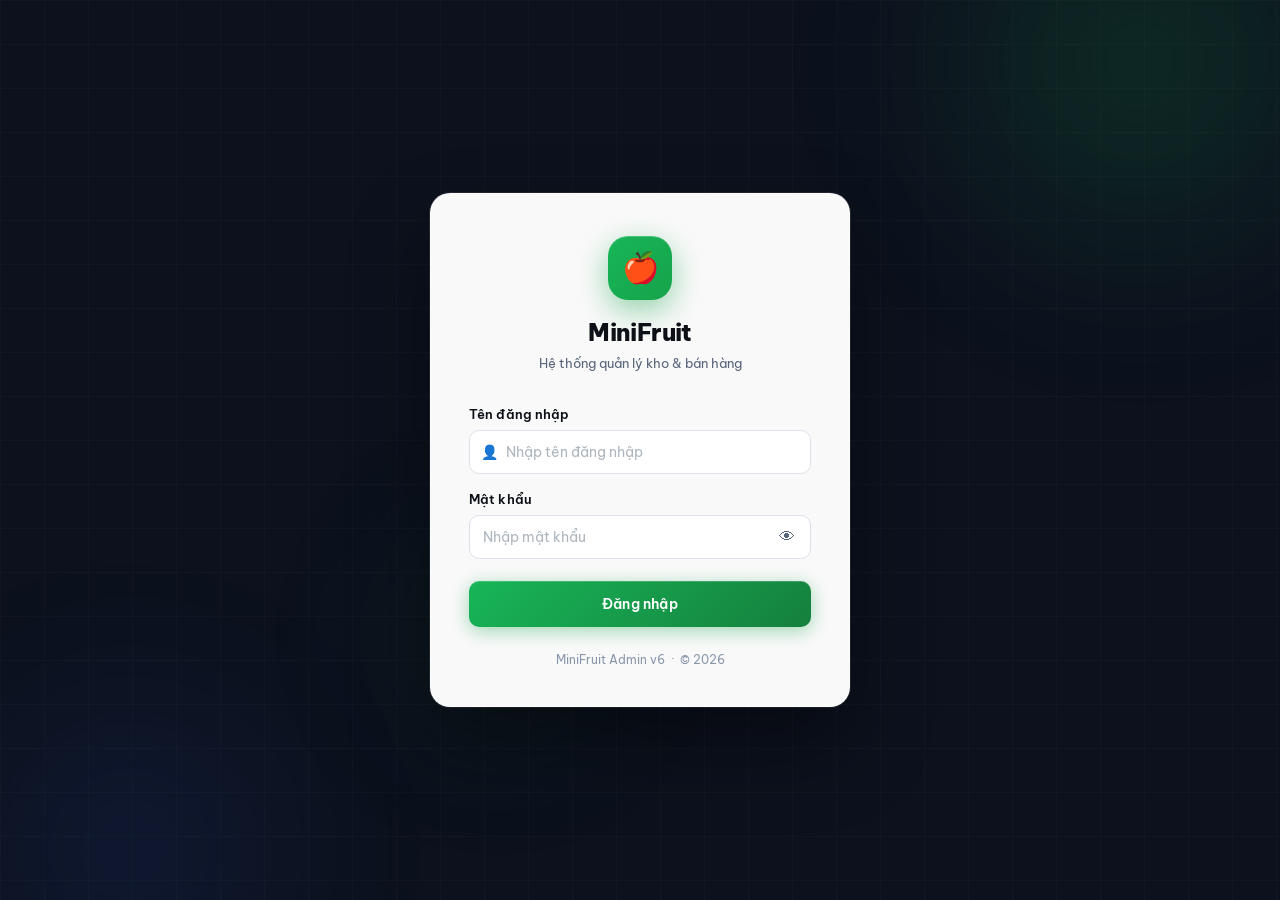
<file: index.html>
﻿<!DOCTYPE html>
<html lang="vi">
<head>
    <meta charset="UTF-8">
    <meta name="viewport" content="width=device-width, initial-scale=1.0">
    <title>MiniFruit — Đăng nhập</title>
    <link rel="icon" href="data:image/svg+xml,<svg xmlns='http://www.w3.org/2000/svg'><text y='32' font-size='32'>🍎</text></svg>">
    <link rel="stylesheet" href="css/style.css?v=6">
</head>
<body>
<div class="login-page">
    <!-- Animated background blobs -->
    <div class="login-blob"></div>
    <div class="login-blob"></div>
    <div class="login-blob"></div>

    <div class="login-card">
        <div class="login-logo">
            <div class="icon">🍎</div>
            <h1>MiniFruit</h1>
            <p>Hệ thống quản lý kho &amp; bán hàng</p>
        </div>

        <div class="alert alert-danger" id="error-msg"></div>

        <div class="form-group">
            <label class="form-label">Tên đăng nhập</label>
            <div class="input-group">
                <span class="input-icon">👤</span>
                <input class="form-control" type="text" id="username" placeholder="Nhập tên đăng nhập" autocomplete="username">
            </div>
        </div>

        <div class="form-group" style="margin-bottom:22px">
            <label class="form-label">Mật khẩu</label>
            <div class="password-wrapper">
                <input class="form-control" type="password" id="password" placeholder="Nhập mật khẩu" autocomplete="current-password" style="padding-right:42px">
                <button class="btn-pw-toggle" type="button" onclick="togglePassword()" id="pw-toggle" title="Hiện/ẩn mật khẩu">👁</button>
            </div>
        </div>

        <button class="btn btn-primary" style="width:100%" id="btn-login" onclick="doLogin()">
            Đăng nhập
        </button>

        <div class="login-footer">
            MiniFruit Admin v6 &nbsp;·&nbsp; © 2026
        </div>
    </div>
</div>

<script src="js/auth.js?v=6"></script>
<script>
    localStorage.setItem('loginUrl', window.location.href);
    if (localStorage.getItem('token')) window.location.href = 'dashboard.html';

    function togglePassword() {
        const pw = document.getElementById('password');
        const btn = document.getElementById('pw-toggle');
        if (pw.type === 'password') {
            pw.type = 'text';
            btn.textContent = '🙈';
        } else {
            pw.type = 'password';
            btn.textContent = '👁';
        }
    }

    async function doLogin() {
        const btn = document.getElementById('btn-login');
        const err = document.getElementById('error-msg');
        const username = document.getElementById('username').value.trim();
        const password = document.getElementById('password').value;

        err.classList.remove('show');

        if (!username || !password) {
            err.textContent = 'Vui lòng nhập đầy đủ thông tin';
            err.classList.add('show');
            return;
        }

        btn.innerHTML = '<span class="spinner"></span> Đang đăng nhập...';
        btn.disabled = true;

        try {
            const res = await fetch('https://minifruit-backend-production-3a79.up.railway.app/api/auth/login', {
                method: 'POST',
                headers: { 'Content-Type': 'application/json' },
                body: JSON.stringify({ username, password })
            });
            const data = await res.json();
            if (res.ok) {
                saveAuth(data);
                window.location.href = 'dashboard.html';
            } else {
                err.textContent = data.message || data || 'Sai tên đăng nhập hoặc mật khẩu';
                err.classList.add('show');
            }
        } catch (e) {
            err.textContent = 'Không kết nối được máy chủ. Vui lòng thử lại.';
            err.classList.add('show');
        }

        btn.innerHTML = 'Đăng nhập';
        btn.disabled = false;
    }

    document.addEventListener('keydown', e => {
        if (e.key === 'Enter') doLogin();
    });
</script>
</body>
</html>
</file>
<file: css/style.css>
@import url('https://fonts.googleapis.com/css2?family=Be+Vietnam+Pro:ital,wght@0,300;0,400;0,500;0,600;0,700;0,800;1,400&display=swap');

/* MiniFruit Web Admin v6 — UI Redesign 2026-05-05 */

/* ===== DESIGN TOKENS ===== */
:root {
    --primary:        #16a34a;
    --primary-dark:   #15803d;
    --primary-light:  #f0fdf4;
    --primary-glow:   rgba(22,163,74,0.22);
    --primary-100:    #dcfce7;
    --primary-200:    #bbf7d0;

    --sidebar-bg:     #0c111d;
    --sidebar-border: rgba(255,255,255,0.07);
    --sidebar-hover:  rgba(255,255,255,0.06);
    --sidebar-active: rgba(22,163,74,0.14);
    --sidebar-text:   #8b9ab4;
    --sidebar-width:  256px;

    --bg:             #f0f4f8;
    --card:           #ffffff;
    --text:           #0d1117;
    --text-muted:     #57647a;
    --text-light:     #8896ab;
    --border:         #dde2ea;
    --border-light:   #edf0f5;

    --danger:         #ef4444;
    --danger-light:   #fef2f2;
    --warning:        #f59e0b;
    --warning-light:  #fffbeb;
    --info:           #3b82f6;
    --info-light:     #eff6ff;
    --success-light:  #f0fdf4;

    --shadow-xs:   0 1px 2px rgba(13,17,23,0.06);
    --shadow-sm:   0 2px 8px rgba(13,17,23,0.08), 0 1px 3px rgba(13,17,23,0.05);
    --shadow-md:   0 8px 24px rgba(13,17,23,0.10), 0 3px 8px rgba(13,17,23,0.06);
    --shadow-lg:   0 20px 48px rgba(13,17,23,0.14), 0 6px 16px rgba(13,17,23,0.08);
    --shadow-card: 0 1px 3px rgba(13,17,23,0.07), 0 1px 2px rgba(13,17,23,0.04);
    --shadow-glow: 0 0 0 3px var(--primary-glow);

    --radius-sm:  6px;
    --radius-md:  10px;
    --radius-lg:  14px;
    --radius-xl:  20px;

    --transition: all 0.18s cubic-bezier(0.4,0,0.2,1);
}

/* ===== RESET ===== */
*, *::before, *::after { margin:0; padding:0; box-sizing:border-box; }
html { scroll-behavior: smooth; }
body {
    font-family: 'Be Vietnam Pro', system-ui, sans-serif;
    background: var(--bg);
    color: var(--text);
    font-size: 14px;
    line-height: 1.5;
    -webkit-font-smoothing: antialiased;
    -moz-osx-font-smoothing: grayscale;
}

/* ===== LAYOUT ===== */
.app-layout { display:flex; min-height:100vh; }

/* ===== SIDEBAR ===== */
.sidebar {
    width: var(--sidebar-width);
    background: var(--sidebar-bg);
    display: flex;
    flex-direction: column;
    position: fixed;
    height: 100vh;
    z-index: 100;
    border-right: 1px solid var(--sidebar-border);
    transition: transform 0.25s cubic-bezier(0.4,0,0.2,1);
    overflow: hidden;
}

/* Green accent line on top of sidebar */
.sidebar::before {
    content: '';
    position: absolute;
    top: 0; left: 0; right: 0;
    height: 2px;
    background: linear-gradient(90deg, transparent 0%, #22c55e 50%, transparent 100%);
    opacity: 0.7;
}

/* Logo */
.sidebar-logo {
    padding: 20px 18px 18px;
    border-bottom: 1px solid var(--sidebar-border);
    display: flex;
    align-items: center;
    gap: 12px;
    flex-shrink: 0;
}

.sidebar-logo .logo-icon {
    width: 36px; height: 36px;
    background: linear-gradient(135deg, #18b558, #16a34a);
    border-radius: 10px;
    display: flex; align-items: center; justify-content: center;
    font-size: 18px;
    box-shadow: 0 4px 14px rgba(22,163,74,0.45), inset 0 1px 0 rgba(255,255,255,0.18);
    flex-shrink: 0;
    transition: var(--transition);
}
.sidebar-logo:hover .logo-icon {
    transform: rotate(-6deg) scale(1.06);
    box-shadow: 0 6px 20px rgba(22,163,74,0.55);
}

.sidebar-logo span {
    color: #f1f5f9;
    font-size: 16px;
    font-weight: 800;
    letter-spacing: -0.5px;
}

.sidebar-logo .logo-badge {
    margin-left: auto;
    font-size: 10px;
    font-weight: 600;
    color: #3d4f6d;
    background: rgba(255,255,255,0.06);
    border: 1px solid rgba(255,255,255,0.08);
    padding: 2px 7px;
    border-radius: 4px;
    flex-shrink: 0;
}

/* Nav */
.sidebar-nav {
    flex: 1;
    padding: 12px 10px;
    overflow-y: auto;
    scrollbar-width: none;
}
.sidebar-nav::-webkit-scrollbar { display: none; }

.nav-item {
    display: flex;
    align-items: center;
    gap: 10px;
    padding: 9px 12px;
    border-radius: var(--radius-md);
    color: var(--sidebar-text);
    text-decoration: none;
    font-size: 13.5px;
    font-weight: 500;
    transition: var(--transition);
    margin-bottom: 2px;
    cursor: pointer;
    position: relative;
    user-select: none;
}

.nav-item:hover {
    background: var(--sidebar-hover);
    color: #c8d3e3;
}
.nav-item:hover .icon { transform: scale(1.12); }

.nav-item.active {
    background: var(--sidebar-active);
    color: #4ade80;
    font-weight: 600;
}

.nav-item.active::before {
    content: '';
    position: absolute;
    left: 0; top: 15%; height: 70%;
    width: 3px;
    background: linear-gradient(180deg, #4ade80, #16a34a);
    border-radius: 0 3px 3px 0;
}

.nav-item .icon {
    font-size: 16px;
    width: 22px;
    text-align: center;
    flex-shrink: 0;
    transition: transform 0.15s ease;
}

/* Sidebar footer */
.sidebar-footer {
    padding: 14px;
    border-top: 1px solid var(--sidebar-border);
    flex-shrink: 0;
}

.user-card {
    display: flex;
    align-items: center;
    gap: 10px;
    padding: 10px 12px;
    border-radius: var(--radius-md);
    background: rgba(255,255,255,0.04);
    border: 1px solid var(--sidebar-border);
    transition: var(--transition);
}
.user-card:hover { background: rgba(255,255,255,0.07); }

.user-avatar {
    width: 32px; height: 32px;
    background: linear-gradient(135deg, #16a34a, #22c55e);
    border-radius: 9px;
    display: flex; align-items: center; justify-content: center;
    color: #fff;
    font-weight: 700;
    font-size: 13px;
    flex-shrink: 0;
    box-shadow: 0 2px 8px rgba(22,163,74,0.40);
    text-transform: uppercase;
}

.user-info { flex:1; min-width:0; }
.user-name {
    color: #e2e8f0;
    font-size: 12.5px;
    font-weight: 600;
    white-space: nowrap;
    overflow: hidden;
    text-overflow: ellipsis;
}
.user-role {
    color: #3d4f6d;
    font-size: 10.5px;
    font-weight: 600;
    margin-top: 1px;
    text-transform: uppercase;
    letter-spacing: 0.4px;
}

.btn-logout {
    background: none; border: none;
    color: #3d4f6d; cursor: pointer;
    font-size: 15px; padding: 5px 6px;
    border-radius: var(--radius-sm);
    transition: var(--transition);
    line-height: 1; flex-shrink: 0;
}
.btn-logout:hover { color: #f87171; background: rgba(239,68,68,0.12); }

/* Sidebar overlay (mobile) */
.sidebar-overlay {
    display: none;
    position: fixed; inset: 0;
    background: rgba(0,0,0,0.55);
    z-index: 99;
    backdrop-filter: blur(2px);
    -webkit-backdrop-filter: blur(2px);
}
.sidebar-overlay.active { display: block; }

/* ===== MAIN CONTENT ===== */
.main-content {
    margin-left: var(--sidebar-width);
    flex: 1;
    display: flex;
    flex-direction: column;
    min-height: 100vh;
}

/* Mobile toggle */
.sidebar-toggle {
    display: none;
    background: none; border: none;
    color: var(--text); font-size: 20px;
    cursor: pointer; padding: 5px 7px;
    border-radius: var(--radius-sm);
    transition: var(--transition);
    line-height: 1;
}
.sidebar-toggle:hover { background: var(--bg); }

/* Topbar */
.topbar {
    background: rgba(255,255,255,0.96);
    backdrop-filter: blur(12px);
    -webkit-backdrop-filter: blur(12px);
    border-bottom: 1px solid var(--border);
    padding: 0 28px;
    height: 60px;
    display: flex; align-items: center; justify-content: space-between;
    position: sticky; top: 0; z-index: 50;
    box-shadow: 0 1px 0 var(--border), 0 2px 8px rgba(13,17,23,0.04);
    gap: 12px;
}

.topbar-left { display: flex; align-items: center; gap: 12px; min-width: 0; }

.topbar-title {
    font-size: 16px;
    font-weight: 700;
    color: var(--text);
    letter-spacing: -0.3px;
    white-space: nowrap;
}

.topbar-actions { display: flex; align-items: center; gap: 10px; flex-shrink: 0; }

/* Page content */
.page-content { padding: 26px 28px 48px; }

/* ===== CARDS ===== */
.card {
    background: var(--card);
    border-radius: var(--radius-lg);
    border: 1px solid var(--border);
    box-shadow: var(--shadow-card);
    overflow: hidden;
    transition: box-shadow 0.2s ease;
}
.card:hover { box-shadow: var(--shadow-sm); }

.card-header {
    padding: 16px 20px;
    border-bottom: 1px solid var(--border-light);
    display: flex; align-items: center; justify-content: space-between;
    gap: 12px;
    background: #fafbfc;
}

.card-title {
    font-size: 14px;
    font-weight: 700;
    color: var(--text);
    letter-spacing: -0.2px;
    display: flex;
    align-items: center;
    gap: 8px;
}

.card-icon {
    width: 28px; height: 28px;
    border-radius: 8px;
    display: flex; align-items: center; justify-content: center;
    font-size: 13px;
    background: var(--primary-light);
    flex-shrink: 0;
}

.card-body { padding: 20px; }

/* ===== STAT CARDS ===== */
.stats-grid {
    display: grid;
    grid-template-columns: repeat(4, 1fr);
    gap: 16px;
    margin-bottom: 22px;
}

.stat-card {
    background: var(--card);
    border-radius: var(--radius-lg);
    border: 1px solid var(--border);
    box-shadow: var(--shadow-card);
    display: flex;
    flex-direction: column;
    overflow: hidden;
    position: relative;
    cursor: default;
    transition: all 0.22s ease;
}
.stat-card:hover { transform: translateY(-3px); box-shadow: var(--shadow-md); }

/* Colored top accent */
.stat-card::before {
    content: '';
    position: absolute;
    top: 0; left: 0; right: 0;
    height: 3px;
    border-radius: var(--radius-lg) var(--radius-lg) 0 0;
    background: var(--stat-color, #16a34a);
}
.stat-card.green  { --stat-color: #16a34a; }
.stat-card.blue   { --stat-color: #2563eb; }
.stat-card.amber  { --stat-color: #d97706; }
.stat-card.red    { --stat-color: #dc2626; }

.stat-card-body {
    display: flex;
    align-items: flex-start;
    gap: 14px;
    padding: 20px;
    flex: 1;
}

.stat-icon {
    width: 46px; height: 46px;
    border-radius: 12px;
    display: flex; align-items: center; justify-content: center;
    font-size: 20px;
    flex-shrink: 0;
}
.stat-icon.green  { background: linear-gradient(135deg, #d1fae5, #a7f3d0); }
.stat-icon.blue   { background: linear-gradient(135deg, #dbeafe, #bfdbfe); }
.stat-icon.amber  { background: linear-gradient(135deg, #fef3c7, #fde68a); }
.stat-icon.red    { background: linear-gradient(135deg, #fee2e2, #fecaca); }

.stat-content { flex: 1; min-width: 0; }

.stat-value {
    font-size: 30px;
    font-weight: 800;
    color: var(--text);
    line-height: 1;
    margin-bottom: 5px;
    letter-spacing: -1px;
}

.stat-label {
    color: var(--text-muted);
    font-size: 12.5px;
    font-weight: 500;
}

.stat-footer {
    padding: 9px 20px;
    border-top: 1px solid var(--border-light);
    font-size: 11.5px;
    color: var(--text-light);
    background: #fafbfd;
}

/* ===== TABLE ===== */
.table-wrap { overflow-x: auto; -webkit-overflow-scrolling: touch; }

table { width: 100%; border-collapse: collapse; }

thead th {
    padding: 10px 16px;
    text-align: left;
    font-size: 11px;
    font-weight: 700;
    color: var(--text-light);
    text-transform: uppercase;
    letter-spacing: 0.8px;
    background: #f8fafc;
    border-bottom: 1px solid var(--border);
    white-space: nowrap;
}

tbody td {
    padding: 12px 16px;
    border-bottom: 1px solid #f3f6f9;
    font-size: 13.5px;
    color: var(--text);
    vertical-align: middle;
}

tbody tr { transition: background 0.1s; }
tbody tr:hover { background: #f5f8ff; }
tbody tr:last-child td { border-bottom: none; }

/* Code chip (for SKU, IDs, etc.) */
.code-chip {
    display: inline-block;
    background: #f1f5f9;
    border: 1px solid var(--border);
    border-radius: 5px;
    padding: 2px 8px;
    font-size: 11.5px;
    font-weight: 600;
    font-family: 'Courier New', monospace;
    color: #334155;
    letter-spacing: 0.3px;
}

/* ===== BUTTONS ===== */
.btn {
    display: inline-flex;
    align-items: center; gap: 7px;
    padding: 8px 16px;
    border-radius: var(--radius-md);
    font-size: 13.5px;
    font-weight: 600;
    cursor: pointer;
    border: none;
    transition: var(--transition);
    text-decoration: none;
    font-family: inherit;
    letter-spacing: -0.1px;
    white-space: nowrap;
}

.btn-primary {
    background: linear-gradient(135deg, #18b558, #16a34a);
    color: #fff;
    box-shadow: 0 2px 6px rgba(22,163,74,0.30), inset 0 1px 0 rgba(255,255,255,0.15);
}
.btn-primary:hover {
    background: linear-gradient(135deg, #16a34a, #14803b);
    box-shadow: 0 4px 16px rgba(22,163,74,0.42), inset 0 1px 0 rgba(255,255,255,0.15);
    transform: translateY(-1px);
}
.btn-primary:active { transform: translateY(0); box-shadow: 0 1px 4px rgba(22,163,74,0.25); }

.btn-danger {
    background: linear-gradient(135deg, #f66, #ef4444);
    color: #fff;
    box-shadow: 0 2px 6px rgba(239,68,68,0.25), inset 0 1px 0 rgba(255,255,255,0.12);
}
.btn-danger:hover {
    background: linear-gradient(135deg, #ef4444, #dc2626);
    box-shadow: 0 4px 14px rgba(239,68,68,0.38);
    transform: translateY(-1px);
}
.btn-danger:active { transform: translateY(0); }

.btn-outline {
    background: var(--card);
    border: 1.5px solid var(--border);
    color: var(--text-muted);
    box-shadow: var(--shadow-xs);
}
.btn-outline:hover {
    border-color: #94a3b8;
    color: var(--text);
    background: #f8fafc;
    box-shadow: var(--shadow-sm);
}

.btn-ghost {
    background: none; border: none;
    color: var(--text-muted); padding: 6px 10px;
}
.btn-ghost:hover { background: var(--bg); color: var(--text); }

.btn-sm { padding: 5px 11px; font-size: 12px; border-radius: var(--radius-sm); gap: 5px; }

/* ===== BADGES ===== */
.badge {
    display: inline-flex; align-items: center; gap: 5px;
    padding: 3px 9px;
    border-radius: 20px;
    font-size: 11.5px;
    font-weight: 600;
    letter-spacing: 0.1px;
    white-space: nowrap;
}
.badge::before {
    content: '';
    width: 5px; height: 5px;
    border-radius: 50%;
    flex-shrink: 0;
}
.badge-success { background: #dcfce7; color: #15803d; }
.badge-success::before { background: #22c55e; }
.badge-danger  { background: #fee2e2; color: #dc2626; }
.badge-danger::before  { background: #ef4444; }
.badge-warning { background: #fef3c7; color: #b45309; }
.badge-warning::before { background: #f59e0b; }
.badge-info    { background: #dbeafe; color: #1d4ed8; }
.badge-info::before    { background: #3b82f6; }
.badge-gray    { background: #f1f5f9; color: #475569; }
.badge-gray::before    { background: #94a3b8; }
.badge-purple  { background: #ede9fe; color: #6d28d9; }
.badge-purple::before  { background: #7c3aed; }

/* No-dot variant */
.badge-flat::before { display: none; }
.badge-flat { border-radius: var(--radius-sm); padding: 2px 8px; font-size: 11px; }

/* ===== FORM ===== */
.form-group { margin-bottom: 16px; }

.form-label {
    display: block;
    font-size: 12.5px;
    font-weight: 600;
    color: var(--text);
    margin-bottom: 6px;
    letter-spacing: 0.1px;
}

.form-control {
    width: 100%;
    padding: 9px 13px;
    border: 1.5px solid var(--border);
    border-radius: var(--radius-md);
    font-size: 13.5px;
    font-family: inherit;
    color: var(--text);
    background: var(--card);
    transition: var(--transition);
    outline: none;
    -webkit-appearance: none;
    appearance: none;
}
.form-control:hover  { border-color: #b0bec5; }
.form-control:focus  { border-color: var(--primary); box-shadow: var(--shadow-glow); background: #fff; }
.form-control::placeholder { color: #adb5bd; }
.form-control:disabled { background: #f8fafc; color: var(--text-muted); cursor: not-allowed; }

select.form-control {
    cursor: pointer;
    background-image: url("data:image/svg+xml,%3Csvg xmlns='http://www.w3.org/2000/svg' width='12' height='12' viewBox='0 0 24 24' fill='none' stroke='%2364748b' stroke-width='2.5' stroke-linecap='round' stroke-linejoin='round'%3E%3Cpolyline points='6 9 12 15 18 9'%3E%3C/polyline%3E%3C/svg%3E");
    background-repeat: no-repeat;
    background-position: right 12px center;
    padding-right: 36px;
}

.form-grid   { display: grid; grid-template-columns: 1fr 1fr; gap: 14px; }
.form-grid-3 { display: grid; grid-template-columns: 1fr 1fr 1fr; gap: 14px; }

/* Input with icon prefix */
.input-group { position: relative; }
.input-group .input-icon {
    position: absolute;
    left: 12px; top: 50%;
    transform: translateY(-50%);
    font-size: 14px; color: var(--text-light);
    pointer-events: none;
}
.input-group .form-control { padding-left: 36px; }

/* ===== MODAL ===== */
.modal-overlay {
    display: none;
    position: fixed; inset: 0;
    background: rgba(8,12,22,0.60);
    backdrop-filter: blur(6px);
    -webkit-backdrop-filter: blur(6px);
    z-index: 200;
    align-items: center; justify-content: center;
    padding: 20px;
}
.modal-overlay.open { display: flex; animation: overlayIn 0.2s ease; }
@keyframes overlayIn {
    from { opacity: 0; }
    to   { opacity: 1; }
}

.modal {
    background: var(--card);
    border-radius: var(--radius-xl);
    width: 500px;
    max-width: 100%;
    max-height: 90vh;
    overflow-y: auto;
    box-shadow: 0 32px 80px rgba(8,12,22,0.30), 0 0 0 1px rgba(255,255,255,0.9);
    animation: modalIn 0.26s cubic-bezier(0.34,1.2,0.64,1);
}
@keyframes modalIn {
    from { transform: scale(0.93) translateY(14px); opacity: 0; }
    to   { transform: scale(1)    translateY(0);    opacity: 1; }
}

.modal-header {
    padding: 20px 24px 16px;
    border-bottom: 1px solid var(--border-light);
    display: flex; align-items: center; justify-content: space-between;
    gap: 12px;
    background: linear-gradient(180deg, #fafbfc 0%, #fff 100%);
    position: sticky; top: 0; z-index: 1;
    border-radius: var(--radius-xl) var(--radius-xl) 0 0;
}

.modal-title { font-size: 15.5px; font-weight: 700; letter-spacing: -0.3px; color: var(--text); }

.modal-close {
    width: 30px; height: 30px;
    background: var(--bg); border: 1px solid var(--border);
    border-radius: var(--radius-sm);
    cursor: pointer; color: var(--text-muted);
    font-size: 16px; display: flex; align-items: center; justify-content: center;
    transition: var(--transition); flex-shrink: 0;
}
.modal-close:hover { background: #fee2e2; color: var(--danger); border-color: #fecaca; }

.modal-body { padding: 20px 24px; }
.modal-footer {
    padding: 14px 24px;
    border-top: 1px solid var(--border-light);
    display: flex; justify-content: flex-end; gap: 10px;
    background: #fafbfc;
    border-radius: 0 0 var(--radius-xl) var(--radius-xl);
    position: sticky; bottom: 0;
}

/* ===== LOGIN PAGE ===== */
.login-page {
    min-height: 100vh;
    background: #0c111d;
    display: flex; align-items: center; justify-content: center;
    position: relative; overflow: hidden;
}

/* Grid dot pattern */
.login-page::before {
    content: '';
    position: absolute; inset: 0;
    background-image:
        linear-gradient(rgba(255,255,255,0.018) 1px, transparent 1px),
        linear-gradient(90deg, rgba(255,255,255,0.018) 1px, transparent 1px);
    background-size: 44px 44px;
    pointer-events: none;
}

/* Animated blobs */
.login-blob {
    position: absolute;
    border-radius: 50%;
    filter: blur(72px);
    pointer-events: none;
    animation: blobFloat 9s ease-in-out infinite;
}
.login-blob:nth-child(1) {
    width: 520px; height: 520px;
    background: radial-gradient(circle, rgba(22,163,74,0.22) 0%, transparent 70%);
    top: -200px; right: -120px;
}
.login-blob:nth-child(2) {
    width: 420px; height: 420px;
    background: radial-gradient(circle, rgba(37,99,235,0.14) 0%, transparent 70%);
    bottom: -160px; left: -80px;
    animation-delay: -4.5s;
}
.login-blob:nth-child(3) {
    width: 280px; height: 280px;
    background: radial-gradient(circle, rgba(22,163,74,0.12) 0%, transparent 70%);
    top: 55%; left: 28%;
    animation-delay: -2s;
}
@keyframes blobFloat {
    0%, 100% { transform: translate(0,0) scale(1); }
    50%       { transform: translate(-20px,-28px) scale(1.06); }
}

.login-card {
    background: rgba(255,255,255,0.975);
    border-radius: var(--radius-xl);
    padding: 42px 38px 38px;
    width: 420px;
    max-width: calc(100vw - 32px);
    box-shadow: 0 40px 80px rgba(0,0,0,0.38), 0 0 0 1px rgba(255,255,255,0.1);
    position: relative; z-index: 1;
    animation: cardFloat 0.55s cubic-bezier(0.34,1.15,0.64,1) both;
    border: 1px solid rgba(255,255,255,0.6);
}
@keyframes cardFloat {
    from { transform: translateY(36px) scale(0.97); opacity: 0; }
    to   { transform: translateY(0)    scale(1);    opacity: 1; }
}

.login-logo { text-align: center; margin-bottom: 32px; }

.login-logo .icon {
    width: 64px; height: 64px;
    background: linear-gradient(135deg, #18b558, #16a34a);
    border-radius: 20px;
    display: flex; align-items: center; justify-content: center;
    font-size: 30px;
    margin: 0 auto 14px;
    box-shadow: 0 10px 30px rgba(22,163,74,0.45), inset 0 1px 0 rgba(255,255,255,0.22);
}

.login-logo h1 {
    font-size: 24px; font-weight: 800;
    color: var(--text); letter-spacing: -0.6px;
    margin-bottom: 4px;
}
.login-logo p { color: var(--text-muted); font-size: 13px; }

.login-card .form-control {
    height: 44px;
    font-size: 14px;
}

/* Password toggle */
.password-wrapper { position: relative; }
.btn-pw-toggle {
    position: absolute;
    right: 10px; top: 50%;
    transform: translateY(-50%);
    background: none; border: none;
    cursor: pointer; padding: 4px 6px;
    color: var(--text-muted);
    font-size: 16px;
    border-radius: 4px;
    transition: var(--transition);
    line-height: 1;
}
.btn-pw-toggle:hover { color: var(--text); }

.login-card .btn-primary {
    height: 46px; font-size: 14px;
    justify-content: center;
    background: linear-gradient(135deg, #18b558, #15803d);
    box-shadow: 0 4px 18px rgba(22,163,74,0.40), inset 0 1px 0 rgba(255,255,255,0.18);
    letter-spacing: 0.2px;
}
.login-card .btn-primary:hover {
    box-shadow: 0 6px 26px rgba(22,163,74,0.55), inset 0 1px 0 rgba(255,255,255,0.18);
    transform: translateY(-2px);
}

.login-footer {
    text-align: center;
    margin-top: 24px;
    color: #8896ab;
    font-size: 11.5px;
}

/* ===== ALERT ===== */
.alert {
    padding: 11px 14px;
    border-radius: var(--radius-md);
    font-size: 13px;
    font-weight: 500;
    margin-bottom: 18px;
    display: none;
    align-items: center;
    gap: 8px;
    border: 1.5px solid transparent;
}
.alert-danger {
    background: var(--danger-light);
    color: #b91c1c;
    border-color: #fca5a5;
}
.alert.show { display: flex; animation: alertIn 0.2s ease; }
@keyframes alertIn {
    from { transform: translateY(-4px); opacity: 0; }
    to   { transform: translateY(0);    opacity: 1; }
}

/* ===== SEARCH BAR ===== */
.search-bar {
    display: flex; align-items: center; gap: 8px;
    background: var(--card);
    border: 1.5px solid var(--border);
    border-radius: var(--radius-md);
    padding: 0 12px;
    transition: var(--transition);
    height: 38px;
}
.search-bar:focus-within {
    border-color: var(--primary);
    box-shadow: var(--shadow-glow);
    background: #fff;
}
.search-bar .search-icon { color: var(--text-light); font-size: 14px; flex-shrink: 0; }
.search-bar input {
    border: none; background: none; outline: none;
    font-size: 13.5px; font-family: inherit;
    color: var(--text); width: 220px;
}
.search-bar input::placeholder { color: #adb5bd; }

/* ===== TOOLBAR ===== */
.toolbar { display: flex; align-items: center; gap: 10px; flex-wrap: wrap; }

/* ===== EMPTY STATE ===== */
.empty-state {
    text-align: center;
    padding: 56px 24px;
    color: var(--text-muted);
}
.empty-state .icon {
    font-size: 44px; margin-bottom: 14px;
    display: block; opacity: 0.7;
}
.empty-state .empty-title {
    font-size: 15px; font-weight: 700;
    color: var(--text); margin-bottom: 6px;
}
.empty-state p { font-size: 13.5px; line-height: 1.7; }

/* ===== SPINNER ===== */
.spinner {
    width: 16px; height: 16px;
    border: 2px solid rgba(255,255,255,0.35);
    border-top-color: #fff;
    border-radius: 50%;
    animation: spin 0.65s linear infinite;
    display: inline-block;
    vertical-align: middle;
    flex-shrink: 0;
}
@keyframes spin { to { transform: rotate(360deg); } }

/* ===== TOAST ===== */
.toast-container {
    position: fixed; bottom: 24px; right: 24px;
    z-index: 999; display: flex; flex-direction: column; gap: 10px;
    pointer-events: none;
}

.toast {
    background: #18233a;
    color: #e2e8f0;
    padding: 13px 18px;
    border-radius: 12px;
    font-size: 13.5px; font-weight: 500;
    display: flex; align-items: center; gap: 10px;
    box-shadow: 0 8px 24px rgba(0,0,0,0.3), 0 0 0 1px rgba(255,255,255,0.07);
    animation: toastIn 0.3s cubic-bezier(0.34,1.2,0.64,1);
    min-width: 250px; max-width: 360px;
    pointer-events: all;
}
@keyframes toastIn {
    from { transform: translateX(120%) scale(0.9); opacity: 0; }
    to   { transform: translateX(0) scale(1); opacity: 1; }
}
.toast.success { border-left: 4px solid #22c55e; }
.toast.error   { border-left: 4px solid var(--danger); }
.toast.warning { border-left: 4px solid var(--warning); }

/* ===== PROGRESS BAR (inventory) ===== */
.progress-bar {
    height: 6px;
    background: #e9ecef;
    border-radius: 99px;
    overflow: hidden;
    min-width: 80px;
    flex-shrink: 0;
}
.progress-fill {
    height: 100%;
    border-radius: 99px;
    transition: width 0.4s cubic-bezier(0.4,0,0.2,1);
    background: linear-gradient(90deg, #22c55e, #16a34a);
}
.progress-fill.warning { background: linear-gradient(90deg, #fbbf24, #f59e0b); }
.progress-fill.danger  { background: linear-gradient(90deg, #f87171, #ef4444); }

/* Stock display */
.stock-display {
    display: flex;
    flex-direction: column;
    gap: 4px;
}
.stock-nums {
    display: flex; align-items: baseline; gap: 5px;
    font-size: 13px;
}
.stock-current { font-weight: 700; }
.stock-slash { color: var(--text-light); }
.stock-min { color: var(--text-light); font-size: 12px; }

/* ===== LOW STOCK ALERT SECTION ===== */
.alert-section {
    background: linear-gradient(135deg, #fff8f8, #fef2f2);
    border: 1.5px solid #fecaca;
    border-radius: var(--radius-lg);
    overflow: hidden;
    margin-bottom: 16px;
}
.alert-section-header {
    padding: 13px 20px;
    display: flex; align-items: center; justify-content: space-between;
    border-bottom: 1px solid #fee2e2;
    background: rgba(254,202,202,0.3);
}
.alert-section-title {
    font-size: 13.5px;
    font-weight: 700;
    color: #b91c1c;
    display: flex; align-items: center; gap: 8px;
}

/* ===== IMPORT ITEMS ===== */
.import-row {
    display: flex;
    gap: 8px;
    margin-bottom: 8px;
    align-items: center;
    padding: 10px 12px;
    background: #f8fafc;
    border-radius: var(--radius-md);
    border: 1px solid var(--border-light);
    transition: var(--transition);
}
.import-row:hover { background: #f0f4f8; border-color: var(--border); }

/* ===== SCROLLBAR ===== */
::-webkit-scrollbar { width: 5px; height: 5px; }
::-webkit-scrollbar-track { background: transparent; }
::-webkit-scrollbar-thumb { background: #cbd5e1; border-radius: 10px; }
::-webkit-scrollbar-thumb:hover { background: #94a3b8; }

/* ===== POPUP MENU ===== */
.popup-menu { position: relative; display: inline-block; }
.popup-menu-content {
    display: none;
    position: absolute;
    right: 0; top: calc(100% + 6px);
    background: var(--card);
    border: 1.5px solid var(--border);
    border-radius: var(--radius-md);
    box-shadow: var(--shadow-md);
    min-width: 140px;
    z-index: 100;
    overflow: hidden;
    animation: dropIn 0.15s ease;
}
@keyframes dropIn {
    from { opacity: 0; transform: translateY(-8px); }
    to   { opacity: 1; transform: translateY(0); }
}
.popup-menu-content.open { display: block; }
.popup-menu-content a,
.popup-menu-content button {
    display: flex; align-items: center; gap: 9px;
    padding: 9px 14px;
    font-size: 13px; font-weight: 500;
    color: var(--text); text-decoration: none;
    background: none; border: none;
    cursor: pointer; width: 100%;
    font-family: inherit; transition: background 0.12s;
}
.popup-menu-content a:hover,
.popup-menu-content button:hover { background: var(--bg); }
.popup-menu-content .danger { color: var(--danger); }
.popup-menu-content .danger:hover { background: var(--danger-light); }

/* Row action button */
.btn-action {
    width: 30px; height: 30px;
    border-radius: var(--radius-sm);
    border: 1.5px solid var(--border);
    background: var(--card); color: var(--text-muted);
    cursor: pointer; font-size: 14px;
    display: inline-flex; align-items: center; justify-content: center;
    transition: var(--transition);
}
.btn-action:hover { border-color: #94a3b8; color: var(--text); background: var(--bg); }
.btn-action.danger:hover { border-color: #fca5a5; color: var(--danger); background: var(--danger-light); }

/* ===== TABS ===== */
.tabs {
    display: flex; gap: 4px;
    border-bottom: 2px solid var(--border);
    margin-bottom: 20px;
}
.tab-btn {
    padding: 9px 18px;
    font-size: 13.5px; font-weight: 600;
    color: var(--text-muted);
    border: none; background: none;
    cursor: pointer;
    border-radius: var(--radius-sm) var(--radius-sm) 0 0;
    transition: var(--transition);
    position: relative; bottom: -2px;
    font-family: inherit;
}
.tab-btn:hover { color: var(--text); }
.tab-btn.active { color: var(--primary); border-bottom: 2px solid var(--primary); }

/* ===== SKELETON LOADING ===== */
.skeleton {
    background: linear-gradient(90deg, #f0f0f0 25%, #e4e4e4 50%, #f0f0f0 75%);
    background-size: 200% 100%;
    animation: shimmer 1.5s infinite;
    border-radius: 6px;
}
@keyframes shimmer {
    0%   { background-position: 200% 0; }
    100% { background-position: -200% 0; }
}

/* ===== UTILITIES ===== */
.text-muted   { color: var(--text-muted); }
.text-small   { font-size: 12px; }
.fw-bold      { font-weight: 700; }
.text-success { color: var(--primary); }
.text-danger  { color: var(--danger); }
.text-warning { color: var(--warning); }
.divider      { height: 1px; background: var(--border); margin: 20px 0; }

/* ===== RESPONSIVE ===== */
@media (max-width: 1200px) {
    .stats-grid { grid-template-columns: repeat(2, 1fr); }
}

@media (max-width: 900px) {
    .sidebar { transform: translateX(-100%); box-shadow: none; }
    .sidebar.open { transform: translateX(0); box-shadow: 0 0 40px rgba(0,0,0,0.4); }
    .main-content { margin-left: 0; }
    .sidebar-toggle { display: block; }
    .page-content { padding: 16px; }
    .topbar { padding: 0 16px; }
}

@media (max-width: 640px) {
    .stats-grid { grid-template-columns: 1fr 1fr; }
    .form-grid  { grid-template-columns: 1fr; }
    .search-bar input { width: 140px; }
    .login-card { padding: 30px 22px; }
    .topbar-title { font-size: 15px; }
}

@media (max-width: 400px) {
    .stats-grid { grid-template-columns: 1fr; }
}
</file>
